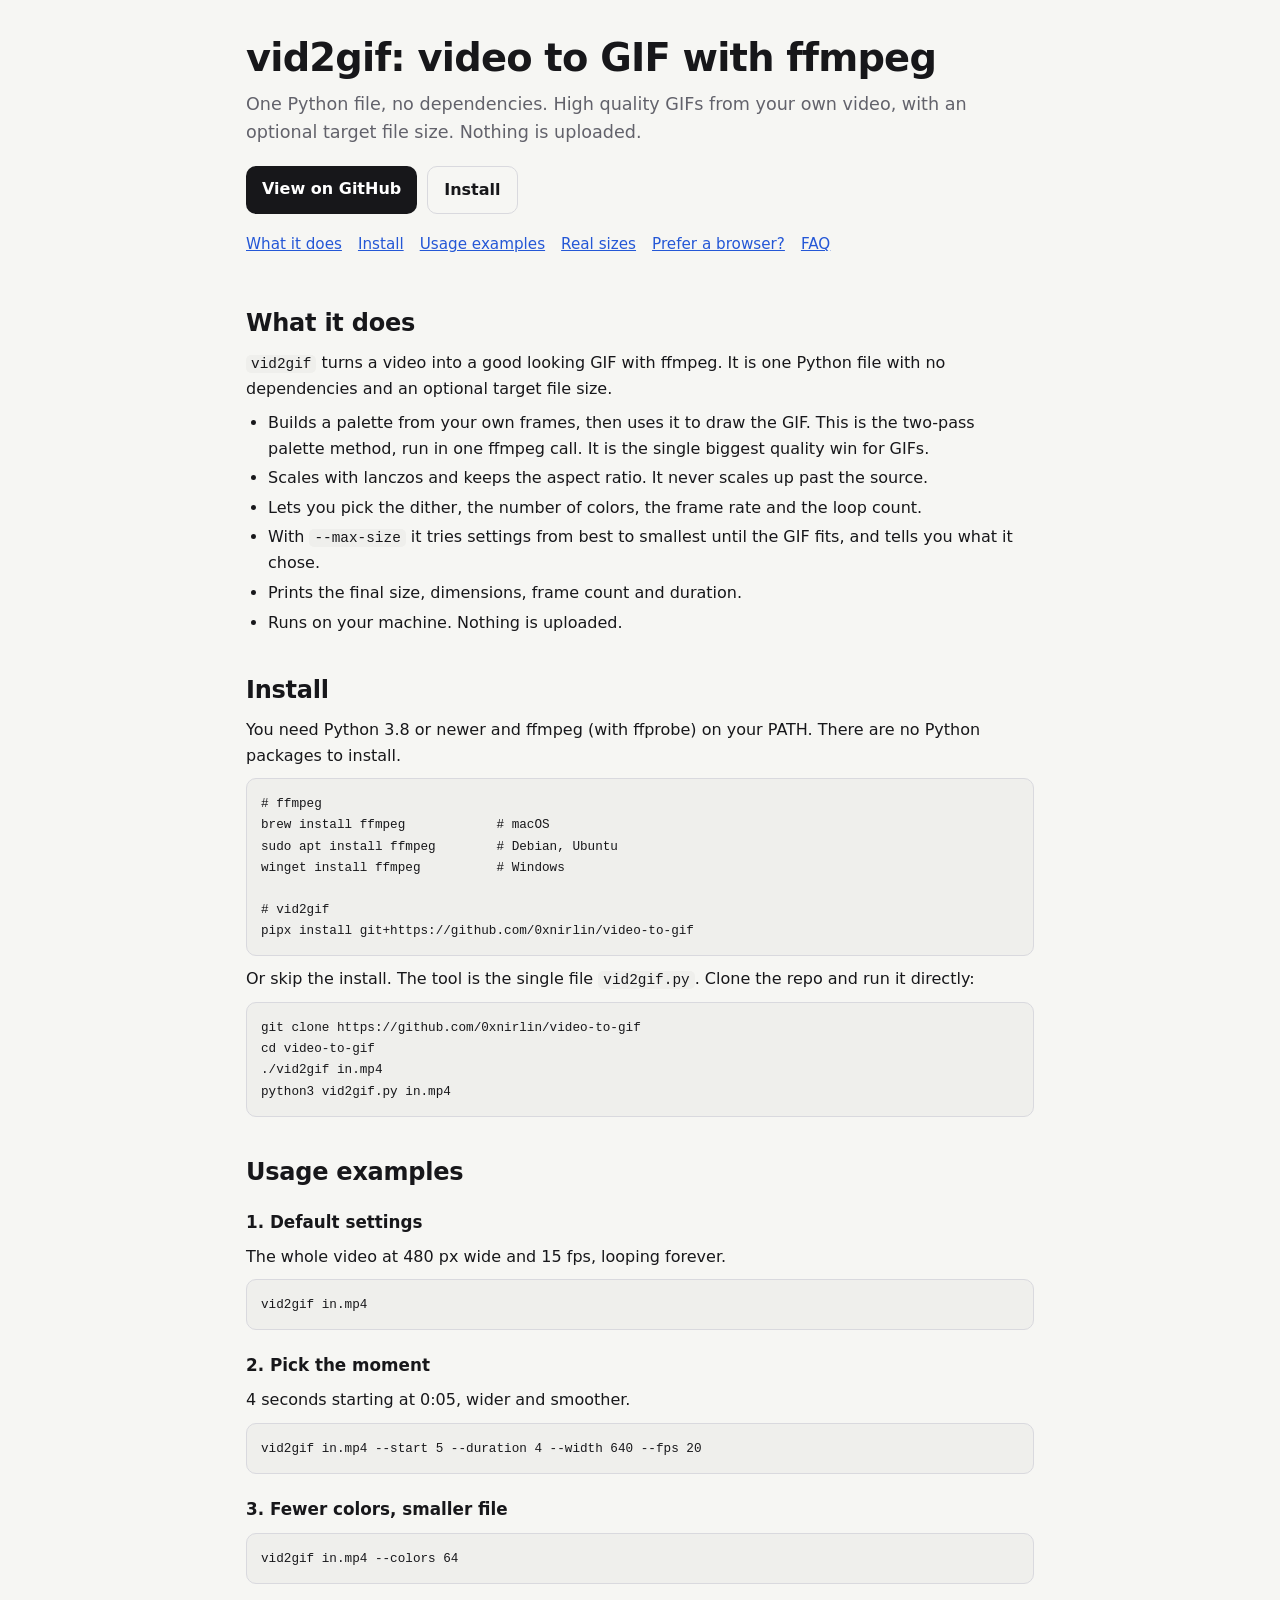
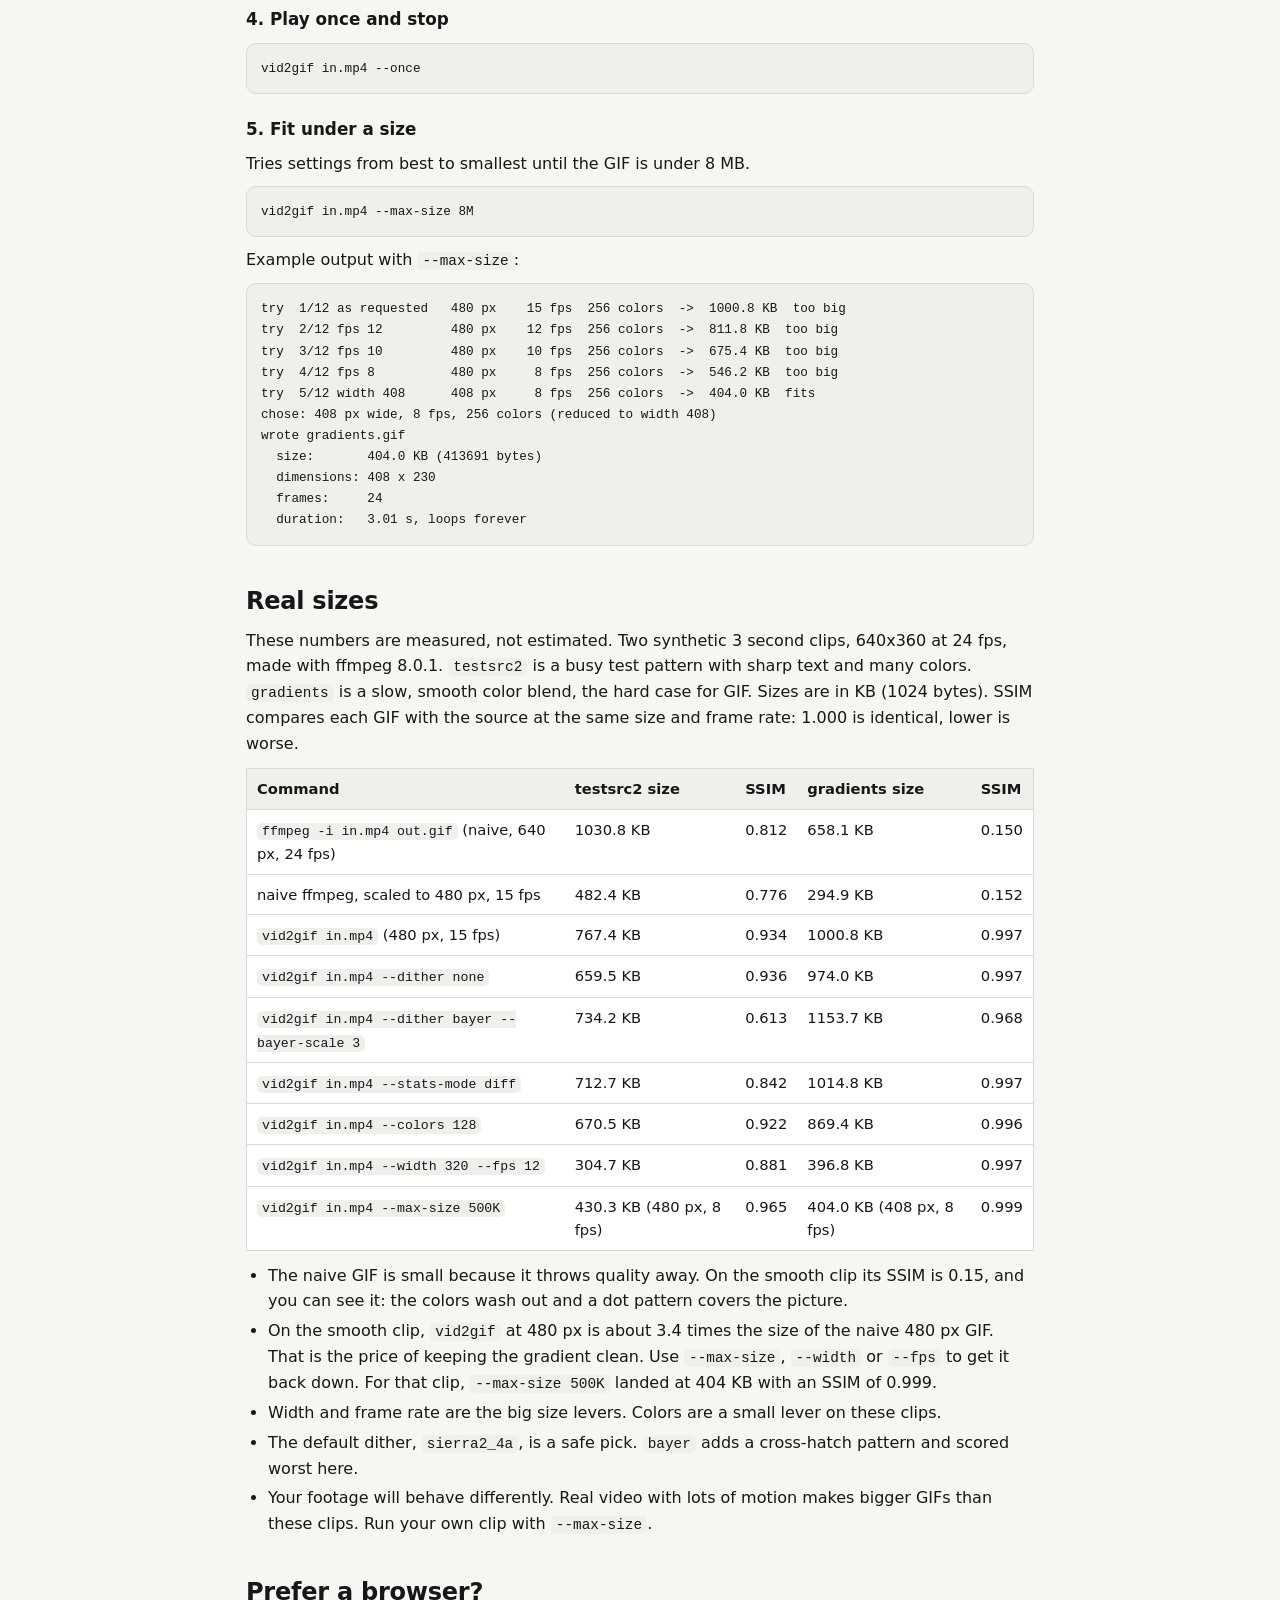
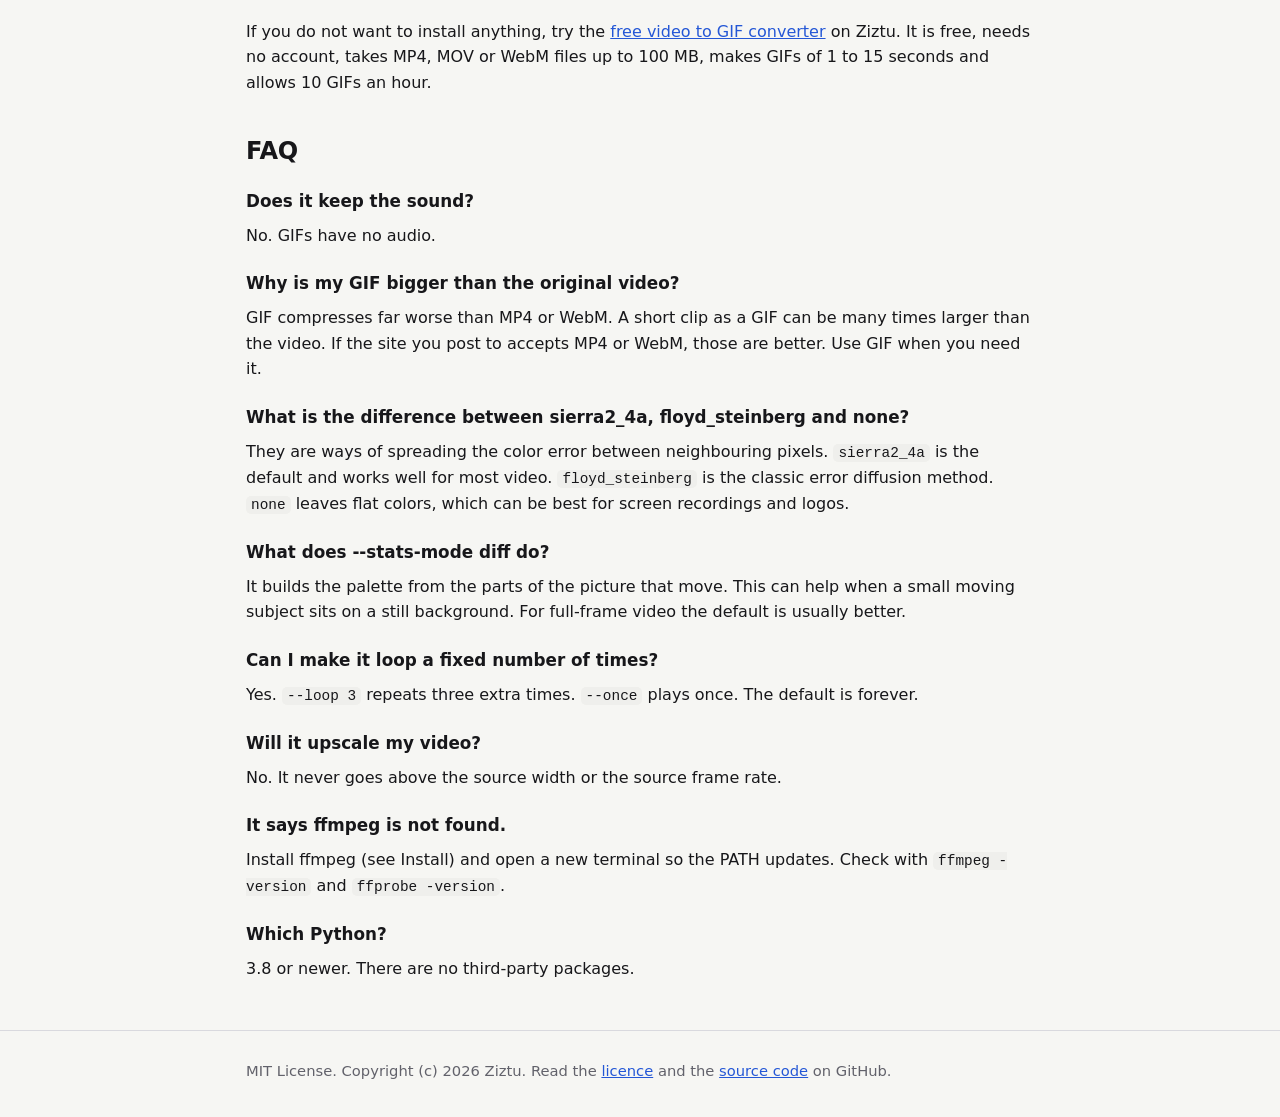
<file: docs/index.html>
<!doctype html>
<html lang="en">
<head>
<meta charset="utf-8">
<meta name="viewport" content="width=device-width, initial-scale=1">
<title>Video to GIF with ffmpeg: vid2gif, high quality and a size target</title>
<meta name="description" content="vid2gif is a free, open-source command line tool that turns a video into a good looking GIF with ffmpeg. Palette method, size target, no uploads.">
<meta name="color-scheme" content="light dark">
<link rel="canonical" href="https://0xnirlin.github.io/video-to-gif/">
<meta property="og:type" content="website">
<meta property="og:title" content="Video to GIF with ffmpeg: vid2gif, high quality and a size target">
<meta property="og:description" content="vid2gif is a free, open-source command line tool that turns a video into a good looking GIF with ffmpeg. Palette method, size target, no uploads.">
<meta property="og:url" content="https://0xnirlin.github.io/video-to-gif/">
<meta name="twitter:card" content="summary">
<link rel="icon" href="data:image/svg+xml,%3Csvg xmlns='http://www.w3.org/2000/svg' viewBox='0 0 32 32'%3E%3Crect width='32' height='32' rx='6' fill='%23222'/%3E%3Crect x='5' y='6' width='22' height='4' rx='1' fill='%23ff7f7f'/%3E%3Crect x='5' y='13' width='22' height='4' rx='1' fill='%23ffdf7f'/%3E%3Crect x='5' y='20' width='22' height='4' rx='1' fill='%237fffbf'/%3E%3C/svg%3E">
<style>:root{color-scheme:light dark;--bg:#f6f6f3;--surface:#fff;--text:#17171a;--muted:#62626b;--border:#d9d9de;--ink:#17171a;--ink-text:#fff;--code:#efefec;--link:#2457d6;--focus:#2457d6}
@media (prefers-color-scheme:dark){:root{--bg:#131315;--surface:#1c1c20;--text:#f0f0f3;--muted:#a0a0aa;--border:#35353d;--ink:#f0f0f3;--ink-text:#131315;--code:#1a1a1e;--link:#7aa5ff;--focus:#7aa5ff}}
*{box-sizing:border-box}
html{-webkit-text-size-adjust:100%}
body{margin:0;background:var(--bg);color:var(--text);font:16px/1.6 system-ui,-apple-system,"Segoe UI",Roboto,"Helvetica Neue",Arial,sans-serif}
.wrap{max-width:820px;margin:0 auto;padding:0 16px}
header.top{padding:36px 0 12px}
h1{margin:0;font-size:clamp(1.7rem,4.5vw,2.4rem);line-height:1.15;letter-spacing:-.02em}
.sub{margin:10px 0 0;color:var(--muted);font-size:1.1rem}
nav.jump{display:flex;flex-wrap:wrap;gap:6px 16px;margin:18px 0 0;font-size:.95rem}
a{color:var(--link)}
a:focus-visible{outline:3px solid var(--focus);outline-offset:2px}
.btns{display:flex;flex-wrap:wrap;gap:10px;margin:20px 0 0}
.btn{display:inline-block;background:var(--ink);color:var(--ink-text);text-decoration:none;padding:10px 16px;border-radius:10px;font-weight:600}
.btn.ghost{background:transparent;color:var(--text);border:1px solid var(--border)}
main section{margin:40px 0}
h2{font-size:1.5rem;line-height:1.25;margin:0 0 12px;letter-spacing:-.01em}
h3{font-size:1.05rem;margin:22px 0 4px}
p{margin:8px 0}
ul{padding-left:22px;margin:8px 0}
li{margin:4px 0}
pre{background:var(--code);border:1px solid var(--border);border-radius:10px;padding:14px;overflow-x:auto;font-size:.88rem;line-height:1.5;margin:10px 0}
code{font-family:ui-monospace,SFMono-Regular,Menlo,Consolas,monospace;font-size:.9em}
p code,li code,td code{background:var(--code);border-radius:5px;padding:1px 5px}
.tw{overflow-x:auto;margin:12px 0}
table{border-collapse:collapse;width:100%;font-size:.92rem;background:var(--surface);border:1px solid var(--border)}
th,td{text-align:left;padding:8px 10px;border-bottom:1px solid var(--border);vertical-align:top}
th{font-weight:600;background:var(--code)}
.cap{color:var(--muted);font-size:.95rem}
.box{background:var(--surface);border:1px solid var(--border);border-radius:12px;padding:6px 18px 12px}
footer{border-top:1px solid var(--border);margin-top:48px;padding:20px 0 40px;color:var(--muted);font-size:.92rem}</style>
</head>
<body>
<header class="top"><div class="wrap">
<h1>vid2gif: video to GIF with ffmpeg</h1>
<p class="sub">One Python file, no dependencies. High quality GIFs from your own video, with an optional target file size. Nothing is uploaded.</p>
<div class="btns"><a class="btn" href="https://github.com/0xnirlin/video-to-gif">View on GitHub</a><a class="btn ghost" href="#install">Install</a></div>
<nav class="jump" aria-label="On this page"><a href="#what">What it does</a><a href="#install">Install</a><a href="#examples">Usage examples</a><a href="#numbers">Real sizes</a><a href="#browser">Prefer a browser?</a><a href="#faq">FAQ</a></nav>
</div></header>
<main class="wrap">
<section id="what">
<h2>What it does</h2>

<p><code>vid2gif</code> turns a video into a good looking GIF with ffmpeg. It is one Python file with no dependencies and an optional target file size.</p>
<ul>
<li>Builds a palette from your own frames, then uses it to draw the GIF. This is the two-pass palette method, run in one ffmpeg call. It is the single biggest quality win for GIFs.</li>
<li>Scales with lanczos and keeps the aspect ratio. It never scales up past the source.</li>
<li>Lets you pick the dither, the number of colors, the frame rate and the loop count.</li>
<li>With <code>--max-size</code> it tries settings from best to smallest until the GIF fits, and tells you what it chose.</li>
<li>Prints the final size, dimensions, frame count and duration.</li>
<li>Runs on your machine. Nothing is uploaded.</li>
</ul>
</section>
<section id="install">
<h2>Install</h2>

<p>You need Python 3.8 or newer and ffmpeg (with ffprobe) on your PATH. There are no Python packages to install.</p>
<pre><code># ffmpeg
brew install ffmpeg            # macOS
sudo apt install ffmpeg        # Debian, Ubuntu
winget install ffmpeg          # Windows

# vid2gif
pipx install git+https://github.com/0xnirlin/video-to-gif</code></pre>
<p>Or skip the install. The tool is the single file <code>vid2gif.py</code>. Clone the repo and run it directly:</p>
<pre><code>git clone https://github.com/0xnirlin/video-to-gif
cd video-to-gif
./vid2gif in.mp4
python3 vid2gif.py in.mp4</code></pre>
</section>
<section id="examples">
<h2>Usage examples</h2>

<h3>1. Default settings</h3>
<p>The whole video at 480 px wide and 15 fps, looping forever.</p>
<pre><code>vid2gif in.mp4</code></pre>
<h3>2. Pick the moment</h3>
<p>4 seconds starting at 0:05, wider and smoother.</p>
<pre><code>vid2gif in.mp4 --start 5 --duration 4 --width 640 --fps 20</code></pre>
<h3>3. Fewer colors, smaller file</h3>
<pre><code>vid2gif in.mp4 --colors 64</code></pre>
<h3>4. Play once and stop</h3>
<pre><code>vid2gif in.mp4 --once</code></pre>
<h3>5. Fit under a size</h3>
<p>Tries settings from best to smallest until the GIF is under 8 MB.</p>
<pre><code>vid2gif in.mp4 --max-size 8M</code></pre>
<p>Example output with <code>--max-size</code>:</p>
<pre><code>try  1/12 as requested   480 px    15 fps  256 colors  -&gt;  1000.8 KB  too big
try  2/12 fps 12         480 px    12 fps  256 colors  -&gt;  811.8 KB  too big
try  3/12 fps 10         480 px    10 fps  256 colors  -&gt;  675.4 KB  too big
try  4/12 fps 8          480 px     8 fps  256 colors  -&gt;  546.2 KB  too big
try  5/12 width 408      408 px     8 fps  256 colors  -&gt;  404.0 KB  fits
chose: 408 px wide, 8 fps, 256 colors (reduced to width 408)
wrote gradients.gif
  size:       404.0 KB (413691 bytes)
  dimensions: 408 x 230
  frames:     24
  duration:   3.01 s, loops forever</code></pre>
</section>
<section id="numbers">
<h2>Real sizes</h2>

<p>These numbers are measured, not estimated. Two synthetic 3 second clips, 640x360 at 24 fps, made with ffmpeg 8.0.1. <code>testsrc2</code> is a busy test pattern with sharp text and many colors. <code>gradients</code> is a slow, smooth color blend, the hard case for GIF. Sizes are in KB (1024 bytes). SSIM compares each GIF with the source at the same size and frame rate: 1.000 is identical, lower is worse.</p>
<div class="tw"><table><thead><tr><th>Command</th><th>testsrc2 size</th><th>SSIM</th><th>gradients size</th><th>SSIM</th></tr></thead><tbody>
<tr><td><code>ffmpeg -i in.mp4 out.gif</code> (naive, 640 px, 24 fps)</td><td>1030.8 KB</td><td>0.812</td><td>658.1 KB</td><td>0.150</td></tr>
<tr><td>naive ffmpeg, scaled to 480 px, 15 fps</td><td>482.4 KB</td><td>0.776</td><td>294.9 KB</td><td>0.152</td></tr>
<tr><td><code>vid2gif in.mp4</code> (480 px, 15 fps)</td><td>767.4 KB</td><td>0.934</td><td>1000.8 KB</td><td>0.997</td></tr>
<tr><td><code>vid2gif in.mp4 --dither none</code></td><td>659.5 KB</td><td>0.936</td><td>974.0 KB</td><td>0.997</td></tr>
<tr><td><code>vid2gif in.mp4 --dither bayer --bayer-scale 3</code></td><td>734.2 KB</td><td>0.613</td><td>1153.7 KB</td><td>0.968</td></tr>
<tr><td><code>vid2gif in.mp4 --stats-mode diff</code></td><td>712.7 KB</td><td>0.842</td><td>1014.8 KB</td><td>0.997</td></tr>
<tr><td><code>vid2gif in.mp4 --colors 128</code></td><td>670.5 KB</td><td>0.922</td><td>869.4 KB</td><td>0.996</td></tr>
<tr><td><code>vid2gif in.mp4 --width 320 --fps 12</code></td><td>304.7 KB</td><td>0.881</td><td>396.8 KB</td><td>0.997</td></tr>
<tr><td><code>vid2gif in.mp4 --max-size 500K</code></td><td>430.3 KB (480 px, 8 fps)</td><td>0.965</td><td>404.0 KB (408 px, 8 fps)</td><td>0.999</td></tr>
</tbody></table></div>
<ul>
<li>The naive GIF is small because it throws quality away. On the smooth clip its SSIM is 0.15, and you can see it: the colors wash out and a dot pattern covers the picture.</li>
<li>On the smooth clip, <code>vid2gif</code> at 480 px is about 3.4 times the size of the naive 480 px GIF. That is the price of keeping the gradient clean. Use <code>--max-size</code>, <code>--width</code> or <code>--fps</code> to get it back down. For that clip, <code>--max-size 500K</code> landed at 404 KB with an SSIM of 0.999.</li>
<li>Width and frame rate are the big size levers. Colors are a small lever on these clips.</li>
<li>The default dither, <code>sierra2_4a</code>, is a safe pick. <code>bayer</code> adds a cross-hatch pattern and scored worst here.</li>
<li>Your footage will behave differently. Real video with lots of motion makes bigger GIFs than these clips. Run your own clip with <code>--max-size</code>.</li>
</ul>
</section>
<section id="browser">
<h2>Prefer a browser?</h2>
<p>If you do not want to install anything, try the <a href="https://getziztu.com/tools/video-to-gif?utm_source=github&amp;utm_medium=pages&amp;utm_campaign=links-2026-10-31">free video to GIF converter</a> on Ziztu. It is free, needs no account, takes MP4, MOV or WebM files up to 100 MB, makes GIFs of 1 to 15 seconds and allows 10 GIFs an hour.</p>
</section>
<section id="faq">
<h2>FAQ</h2>
<h3>Does it keep the sound?</h3>
<p>No. GIFs have no audio.</p>
<h3>Why is my GIF bigger than the original video?</h3>
<p>GIF compresses far worse than MP4 or WebM. A short clip as a GIF can be many times larger than the video. If the site you post to accepts MP4 or WebM, those are better. Use GIF when you need it.</p>
<h3>What is the difference between sierra2_4a, floyd_steinberg and none?</h3>
<p>They are ways of spreading the color error between neighbouring pixels. <code>sierra2_4a</code> is the default and works well for most video. <code>floyd_steinberg</code> is the classic error diffusion method. <code>none</code> leaves flat colors, which can be best for screen recordings and logos.</p>
<h3>What does --stats-mode diff do?</h3>
<p>It builds the palette from the parts of the picture that move. This can help when a small moving subject sits on a still background. For full-frame video the default is usually better.</p>
<h3>Can I make it loop a fixed number of times?</h3>
<p>Yes. <code>--loop 3</code> repeats three extra times. <code>--once</code> plays once. The default is forever.</p>
<h3>Will it upscale my video?</h3>
<p>No. It never goes above the source width or the source frame rate.</p>
<h3>It says ffmpeg is not found.</h3>
<p>Install ffmpeg (see Install) and open a new terminal so the PATH updates. Check with <code>ffmpeg -version</code> and <code>ffprobe -version</code>.</p>
<h3>Which Python?</h3>
<p>3.8 or newer. There are no third-party packages.</p>
</section>

</main>
<footer><div class="wrap">
<p>MIT License. Copyright (c) 2026 Ziztu. Read the <a href="https://github.com/0xnirlin/video-to-gif/blob/main/LICENSE">licence</a> and the <a href="https://github.com/0xnirlin/video-to-gif">source code</a> on GitHub.</p>
</div></footer>
</body>
</html>
</file>
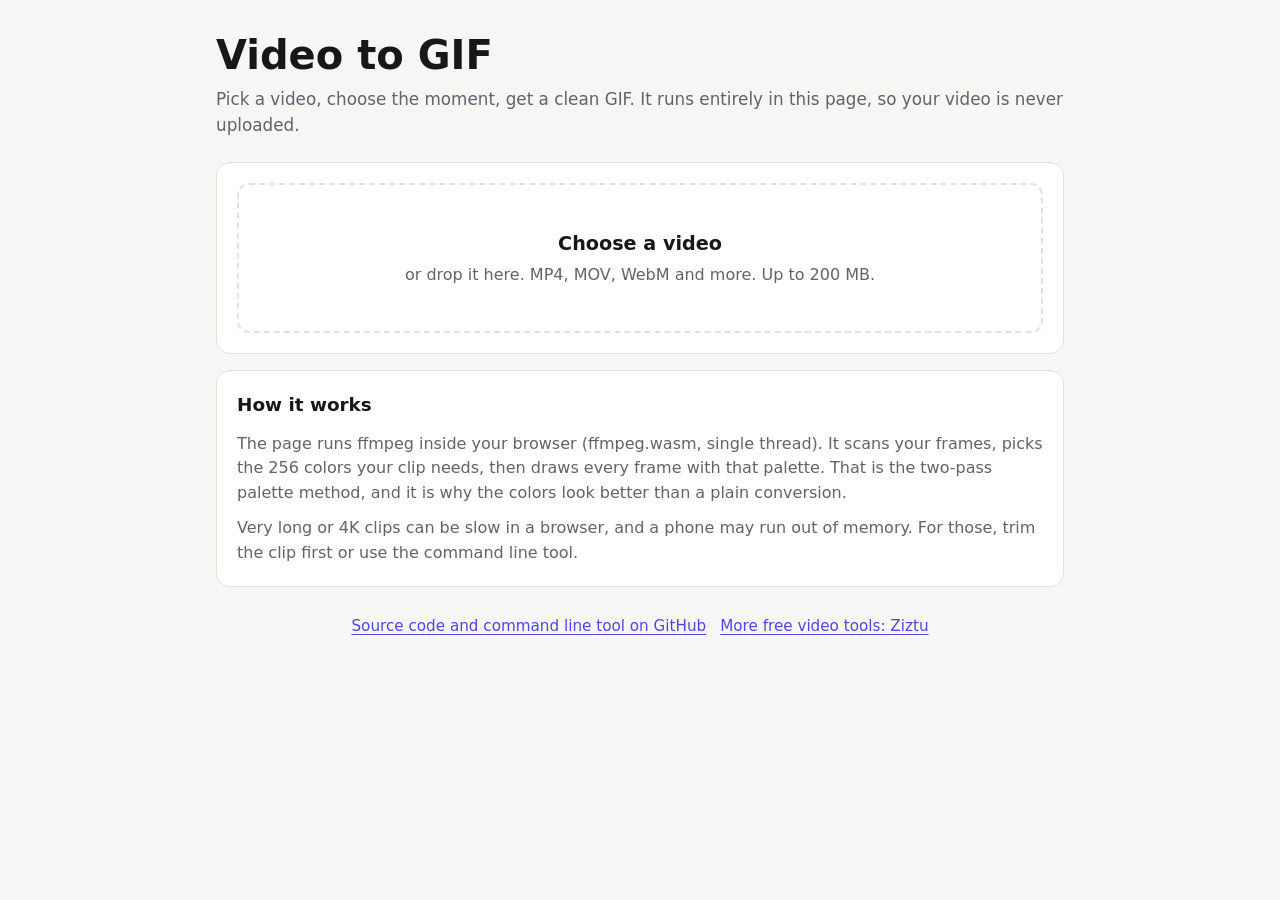
<file: static-space/index.html>
<!doctype html>
<html lang="en">
<head>
<meta charset="utf-8">
<meta name="viewport" content="width=device-width, initial-scale=1">
<title>Video to GIF (high quality), in your browser</title>
<meta name="description" content="Turn a video into a clean GIF in your browser. Uses the two-pass palette method. Your video never leaves your device.">
<meta name="color-scheme" content="light dark">
<meta property="og:type" content="website">
<meta property="og:title" content="Video to GIF (high quality), in your browser">
<meta property="og:description" content="Turn a video into a clean GIF in your browser. Uses the two-pass palette method. Your video never leaves your device.">
<meta name="twitter:card" content="summary">
<meta name="twitter:title" content="Video to GIF (high quality), in your browser">
<meta name="twitter:description" content="Turn a video into a clean GIF in your browser. Your video never leaves your device.">
<link rel="stylesheet" href="style.css">
</head>
<body>
<main class="wrap">
  <header>
    <h1>Video to GIF</h1>
    <p class="lead">Pick a video, choose the moment, get a clean GIF. It runs entirely in this page, so your video is never uploaded.</p>
  </header>

  <section class="card" id="pick">
    <label class="drop" for="file" id="drop">
      <input type="file" id="file" accept="video/*,.mp4,.mov,.webm,.mkv,.avi,.m4v">
      <span class="drop-title">Choose a video</span>
      <span class="drop-sub">or drop it here. MP4, MOV, WebM and more. Up to 200 MB.</span>
    </label>
    <p class="note" id="fileNote" role="status" hidden></p>
  </section>

  <section class="card" id="editor" hidden>
    <div class="grid">
      <div class="preview">
        <video id="video" controls playsinline muted preload="metadata"></video>
        <p class="meta" id="videoMeta"></p>
        <button type="button" class="ghost" id="useTime">Start at the current frame</button>
      </div>

      <form class="controls" id="form" autocomplete="off">
        <div class="field">
          <label for="start">Start (seconds)</label>
          <input type="number" id="start" min="0" step="0.1" value="0" inputmode="decimal">
        </div>
        <div class="field">
          <label for="duration">Length (seconds, max 15)</label>
          <input type="number" id="duration" min="0.5" max="15" step="0.1" value="3" inputmode="decimal">
        </div>
        <div class="field">
          <label for="width">Width: <output id="widthOut">480</output> px</label>
          <input type="range" id="width" min="240" max="720" step="10" value="480">
        </div>
        <div class="field">
          <label for="fps">Frame rate: <output id="fpsOut">15</output> fps</label>
          <input type="range" id="fps" min="8" max="24" step="1" value="15">
        </div>
        <div class="field">
          <label for="dither">Dither</label>
          <select id="dither">
            <option value="sierra2_4a" selected>Sierra (smooth, default)</option>
            <option value="floyd_steinberg">Floyd-Steinberg</option>
            <option value="bayer">Bayer (patterned)</option>
            <option value="none">None (smallest)</option>
          </select>
        </div>
        <div class="field">
          <label for="loop">Looping</label>
          <select id="loop">
            <option value="0" selected>Loop forever</option>
            <option value="-1">Play once</option>
          </select>
        </div>
        <div class="actions">
          <button type="submit" id="go" class="primary" disabled>Make the GIF</button>
          <button type="button" id="cancel" class="ghost" hidden>Cancel</button>
        </div>
      </form>
    </div>

    <p class="warn" id="warn" role="status" hidden></p>
    <div class="progress" id="progressBox" hidden>
      <div class="bar"><span id="bar"></span></div>
      <p id="progressText" role="status" aria-live="polite"></p>
    </div>
    <p class="error" id="error" role="alert" hidden></p>
  </section>

  <section class="card" id="result" hidden>
    <h2>Your GIF</h2>
    <img id="gif" alt="The converted GIF">
    <p class="meta" id="gifMeta"></p>
    <a class="primary btn" id="download" download="video.gif">Download GIF</a>
  </section>

  <section class="card small">
    <h2>How it works</h2>
    <p>The page runs ffmpeg inside your browser (ffmpeg.wasm, single thread). It scans your frames, picks the 256 colors your clip needs, then draws every frame with that palette. That is the two-pass palette method, and it is why the colors look better than a plain conversion.</p>
    <p>Very long or 4K clips can be slow in a browser, and a phone may run out of memory. For those, trim the clip first or use the command line tool.</p>
  </section>

  <footer>
    <a href="https://github.com/0xnirlin/video-to-gif" target="_blank" rel="noopener">Source code and command line tool on GitHub</a>
    <a href="https://getziztu.com/tools/video-to-gif?utm_source=huggingface&amp;utm_medium=space&amp;utm_campaign=video-to-gif" target="_blank" rel="noopener">More free video tools: Ziztu</a>
  </footer>
</main>
<script src="app.js"></script>
</body>
</html>
</file>
<file: static-space/style.css>
:root {
  --bg: #f6f6f4;
  --card: #ffffff;
  --text: #17171a;
  --muted: #62626b;
  --line: #e2e2dc;
  --accent: #4f46e5;
  --accent-text: #ffffff;
  --warn-bg: #fff6df;
  --warn-text: #6b4a00;
  --err-bg: #fde8e8;
  --err-text: #8a1c1c;
  --track: #e8e8e2;
}
@media (prefers-color-scheme: dark) {
  :root:not([data-theme="light"]) {
    --bg: #111114;
    --card: #1b1b20;
    --text: #f1f1f3;
    --muted: #a0a0aa;
    --line: #2e2e36;
    --accent: #8b85ff;
    --accent-text: #0e0e12;
    --warn-bg: #3a2f10;
    --warn-text: #f3d68a;
    --err-bg: #3d1818;
    --err-text: #ffb4b4;
    --track: #2a2a31;
  }
}
:root[data-theme="dark"] {
  --bg: #111114; --card: #1b1b20; --text: #f1f1f3; --muted: #a0a0aa; --line: #2e2e36;
  --accent: #8b85ff; --accent-text: #0e0e12; --warn-bg: #3a2f10; --warn-text: #f3d68a;
  --err-bg: #3d1818; --err-text: #ffb4b4; --track: #2a2a31;
}
* { box-sizing: border-box; }
html { -webkit-text-size-adjust: 100%; }
body {
  margin: 0;
  background: var(--bg);
  color: var(--text);
  font: 16px/1.55 system-ui, -apple-system, "Segoe UI", Roboto, sans-serif;
}
.wrap { max-width: 880px; margin: 0 auto; padding: 32px 16px 48px; }
h1 { font-size: clamp(1.8rem, 5vw, 2.5rem); line-height: 1.15; margin: 0 0 8px; }
h2 { font-size: 1.15rem; margin: 0 0 12px; }
.lead { color: var(--muted); margin: 0 0 24px; font-size: 1.05rem; }
.card {
  background: var(--card);
  border: 1px solid var(--line);
  border-radius: 14px;
  padding: 20px;
  margin-bottom: 16px;
}
.card.small p { color: var(--muted); margin: 0 0 10px; }
.card.small p:last-child { margin-bottom: 0; }
.drop {
  display: flex; flex-direction: column; align-items: center; justify-content: center; gap: 4px;
  text-align: center;
  min-height: 150px;
  border: 2px dashed var(--line);
  border-radius: 12px;
  padding: 24px;
  cursor: pointer;
  position: relative;
  transition: border-color .15s, background .15s;
}
.drop:hover, .drop.over, .drop:focus-within { border-color: var(--accent); }
.drop.over { background: color-mix(in srgb, var(--accent) 8%, transparent); }
.drop input { position: absolute; inset: 0; opacity: 0; cursor: pointer; width: 100%; height: 100%; }
.drop-title { font-size: 1.2rem; font-weight: 650; }
.drop-sub { color: var(--muted); }
.grid { display: grid; grid-template-columns: 1fr 1fr; gap: 20px; }
@media (max-width: 720px) { .grid { grid-template-columns: 1fr; } }
video, #gif { width: 100%; height: auto; border-radius: 10px; background: #000; display: block; max-height: 60vh; }
#gif { object-fit: contain; background: var(--track); }
.preview .ghost { margin-top: 10px; }
.meta { color: var(--muted); font-size: .9rem; margin: 8px 0 0; }
.controls { display: flex; flex-direction: column; gap: 14px; }
.field { display: flex; flex-direction: column; gap: 6px; }
.field label { font-weight: 600; font-size: .95rem; }
input[type="number"], select {
  font: inherit; color: var(--text); background: var(--bg);
  border: 1px solid var(--line); border-radius: 8px; padding: 9px 10px; width: 100%;
}
input[type="range"] { width: 100%; accent-color: var(--accent); }
button, .btn {
  font: inherit; font-weight: 650; cursor: pointer; border-radius: 10px; padding: 11px 18px;
  border: 1px solid var(--line); background: var(--card); color: var(--text);
  text-decoration: none; display: inline-block; text-align: center;
}
button.primary, .btn.primary { background: var(--accent); color: var(--accent-text); border-color: var(--accent); }
button:disabled { opacity: .5; cursor: not-allowed; }
.actions { display: flex; gap: 10px; flex-wrap: wrap; margin-top: 4px; }
:focus-visible { outline: 3px solid var(--accent); outline-offset: 2px; }
.note, .warn, .error { border-radius: 10px; padding: 10px 12px; margin: 14px 0 0; font-size: .95rem; }
.note { color: var(--muted); padding-left: 0; }
.warn { background: var(--warn-bg); color: var(--warn-text); }
.error { background: var(--err-bg); color: var(--err-text); white-space: pre-wrap; }
.progress { margin-top: 14px; }
.progress p { margin: 8px 0 0; color: var(--muted); font-size: .95rem; }
.bar { height: 8px; background: var(--track); border-radius: 99px; overflow: hidden; }
.bar span { display: block; height: 100%; width: 0; background: var(--accent); transition: width .2s; }
.bar.indeterminate span { width: 35%; animation: slide 1.1s ease-in-out infinite alternate; }
@keyframes slide { from { margin-left: 0; } to { margin-left: 65%; } }
@media (prefers-reduced-motion: reduce) { .bar.indeterminate span { animation: none; width: 100%; } }
#result .btn { margin-top: 12px; }
footer {
  display: flex; flex-wrap: wrap; gap: 8px 14px; justify-content: center;
  margin-top: 28px; color: var(--muted); font-size: .95rem;
}
footer a { color: var(--accent); text-underline-offset: 3px; }
[hidden] { display: none !important; }
</file>
